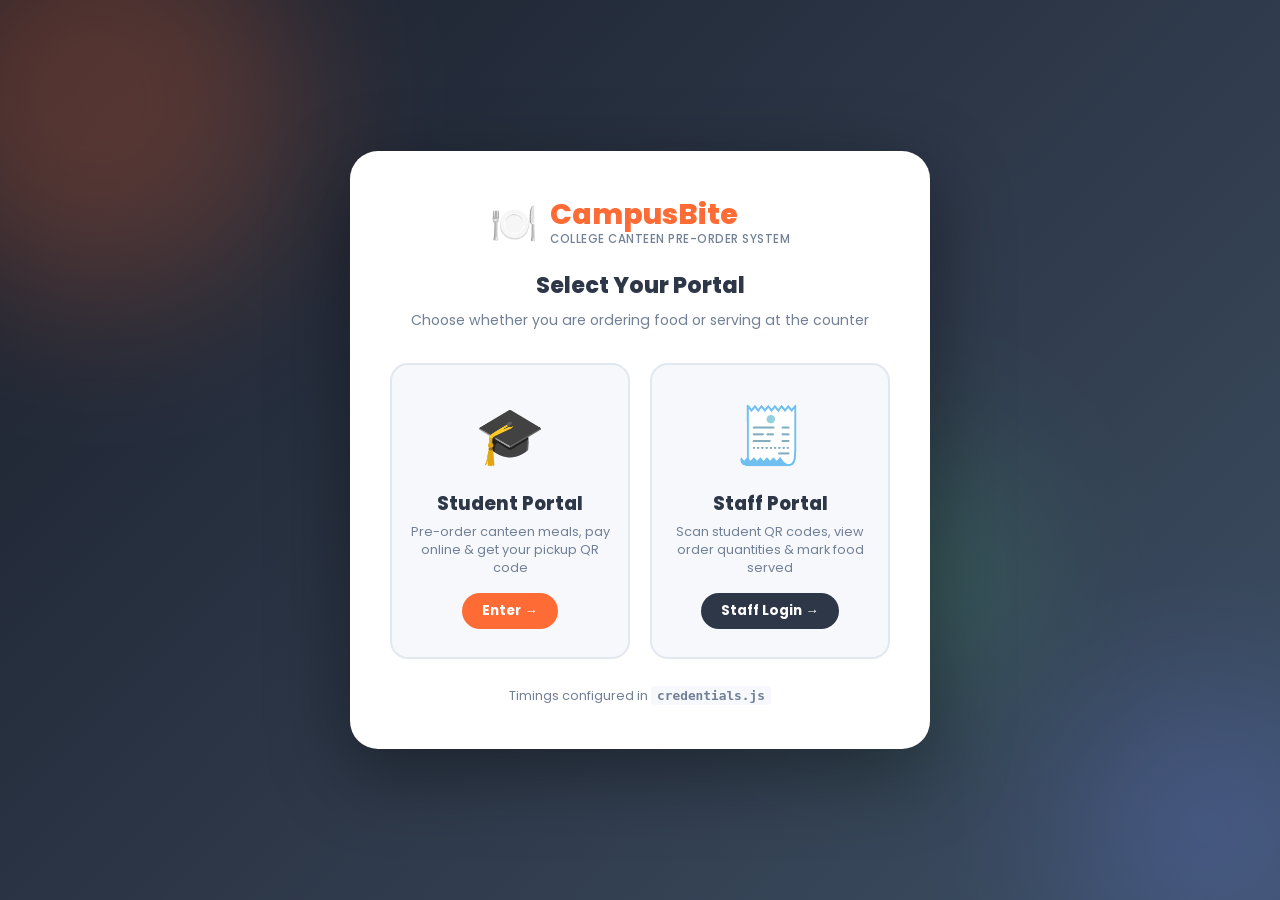
<file: index.html>
<!DOCTYPE html>
<html lang="en">
<head>
  <meta charset="UTF-8" />
  <meta name="viewport" content="width=device-width, initial-scale=1.0"/>
  <title>CampusBite — College Canteen System</title>
  <link rel="stylesheet" href="style.css" />
  <link href="https://fonts.googleapis.com/css2?family=Poppins:wght@300;400;500;600;700;800&display=swap" rel="stylesheet"/>
</head>
<body class="login-page">

<script>
  // Automatic smart routing if already signed in
  if (sessionStorage.getItem('staff_logged_in') === 'true') {
    window.location.replace('staff/index.html');
  } else if (sessionStorage.getItem('student_logged_in') === 'true') {
    window.location.replace('student/index.html');
  }
</script>

<div class="login-bg">
  <div class="login-blobs">
    <div class="blob b1"></div>
    <div class="blob b2"></div>
    <div class="blob b3"></div>
  </div>

  <div class="login-card" style="max-width:580px; text-align:center;">
    <div class="login-logo" style="justify-content:center; margin-bottom:16px;">
      <span class="login-logo-icon">🍽️</span>
      <div style="text-align:left;">
        <span class="login-logo-title" style="font-size:1.8rem;">CampusBite</span>
        <span class="login-logo-sub">College Canteen Pre-Order System</span>
      </div>
    </div>

    <h2 class="login-heading" style="font-size:1.4rem; margin-bottom:8px;">Select Your Portal</h2>
    <p class="login-subheading" style="margin-bottom:32px;">Choose whether you are ordering food or serving at the counter</p>

    <div style="display:grid; grid-template-columns:1fr 1fr; gap:20px; margin-bottom:28px;">
      <!-- Student Portal Card -->
      <a href="student/login.html" style="text-decoration:none; color:inherit;">
        <div style="background:var(--bg); border:2px solid var(--border); border-radius:18px; padding:28px 18px; cursor:pointer; transition:all 0.25s;"
             onmouseover="this.style.borderColor='var(--primary)'; this.style.transform='translateY(-4px)'; this.style.boxShadow='0 10px 24px rgba(255,107,53,0.18)';"
             onmouseout="this.style.borderColor='var(--border)'; this.style.transform='none'; this.style.boxShadow='none';">
          <div style="font-size:3.5rem; margin-bottom:12px;">🎓</div>
          <h3 style="font-size:1.15rem; font-weight:800; color:var(--secondary); margin-bottom:6px;">Student Portal</h3>
          <p style="font-size:0.8rem; color:var(--text-muted); line-height:1.4; margin-bottom:16px;">
            Pre-order canteen meals, pay online &amp; get your pickup QR code
          </p>
          <span style="display:inline-block; background:var(--primary); color:#fff; font-weight:700; font-size:0.85rem; padding:8px 20px; border-radius:50px;">
            Enter →
          </span>
        </div>
      </a>

      <!-- Staff Portal Card -->
      <a href="staff/login.html" style="text-decoration:none; color:inherit;">
        <div style="background:var(--bg); border:2px solid var(--border); border-radius:18px; padding:28px 18px; cursor:pointer; transition:all 0.25s;"
             onmouseover="this.style.borderColor='var(--secondary)'; this.style.transform='translateY(-4px)'; this.style.boxShadow='0 10px 24px rgba(45,55,72,0.18)';"
             onmouseout="this.style.borderColor='var(--border)'; this.style.transform='none'; this.style.boxShadow='none';">
          <div style="font-size:3.5rem; margin-bottom:12px;">🧾</div>
          <h3 style="font-size:1.15rem; font-weight:800; color:var(--secondary); margin-bottom:6px;">Staff Portal</h3>
          <p style="font-size:0.8rem; color:var(--text-muted); line-height:1.4; margin-bottom:16px;">
            Scan student QR codes, view order quantities &amp; mark food served
          </p>
          <span style="display:inline-block; background:var(--secondary); color:#fff; font-weight:700; font-size:0.85rem; padding:8px 20px; border-radius:50px;">
            Staff Login →
          </span>
        </div>
      </a>
    </div>

    <div style="font-size:0.8rem; color:var(--text-muted);">
      Timings configured in <code style="background:var(--bg); padding:2px 6px; border-radius:4px; font-weight:600;">credentials.js</code>
    </div>
  </div>
</div>

</body>
</html>
</file>
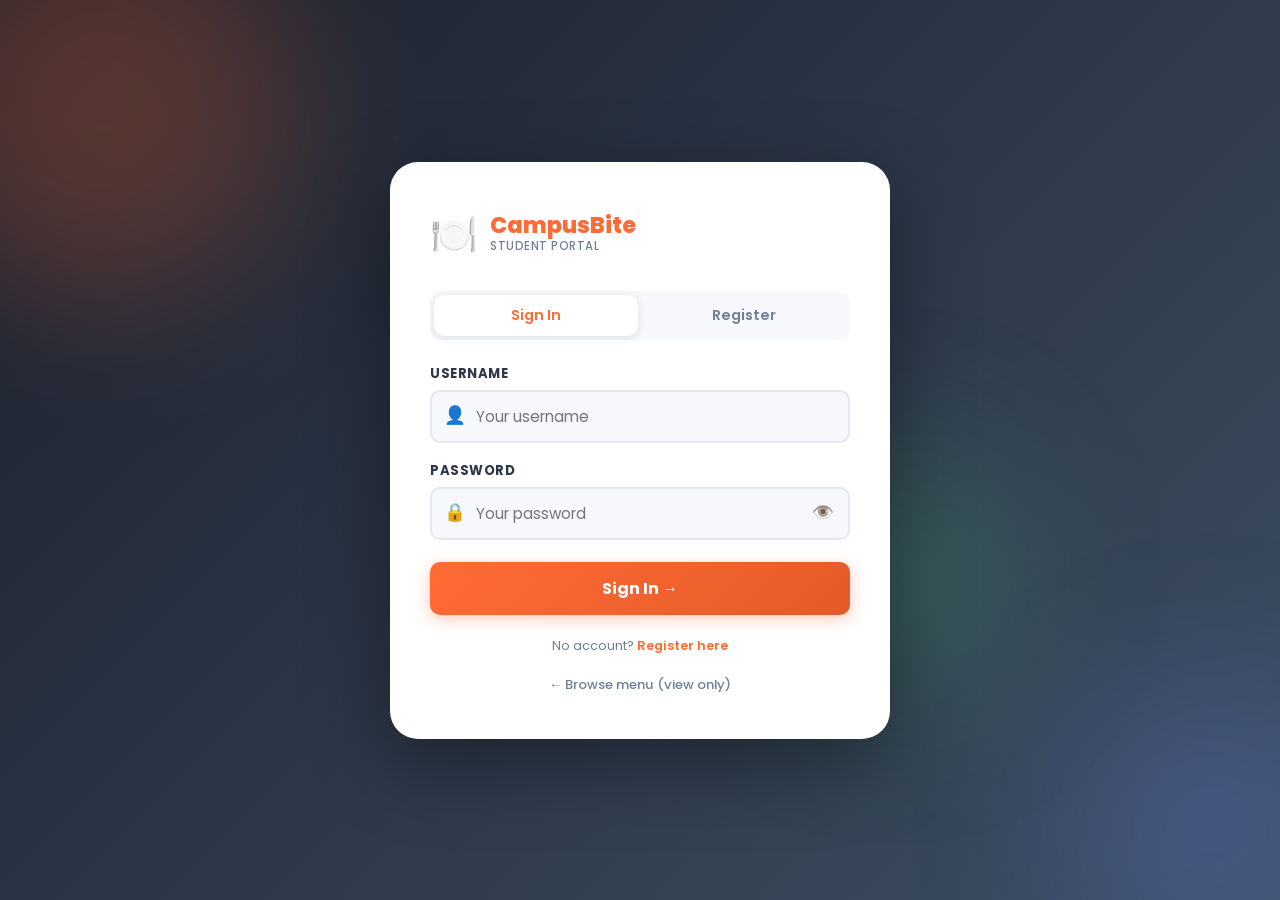
<file: student-login.html>
<!DOCTYPE html>
<html>
<head>
  <meta http-equiv="refresh" content="0; url=student/login.html">
</head>
<body>
  <p>Redirecting to Student Login... <a href="student/login.html">Click here</a></p>
</body>
</html>
</file>
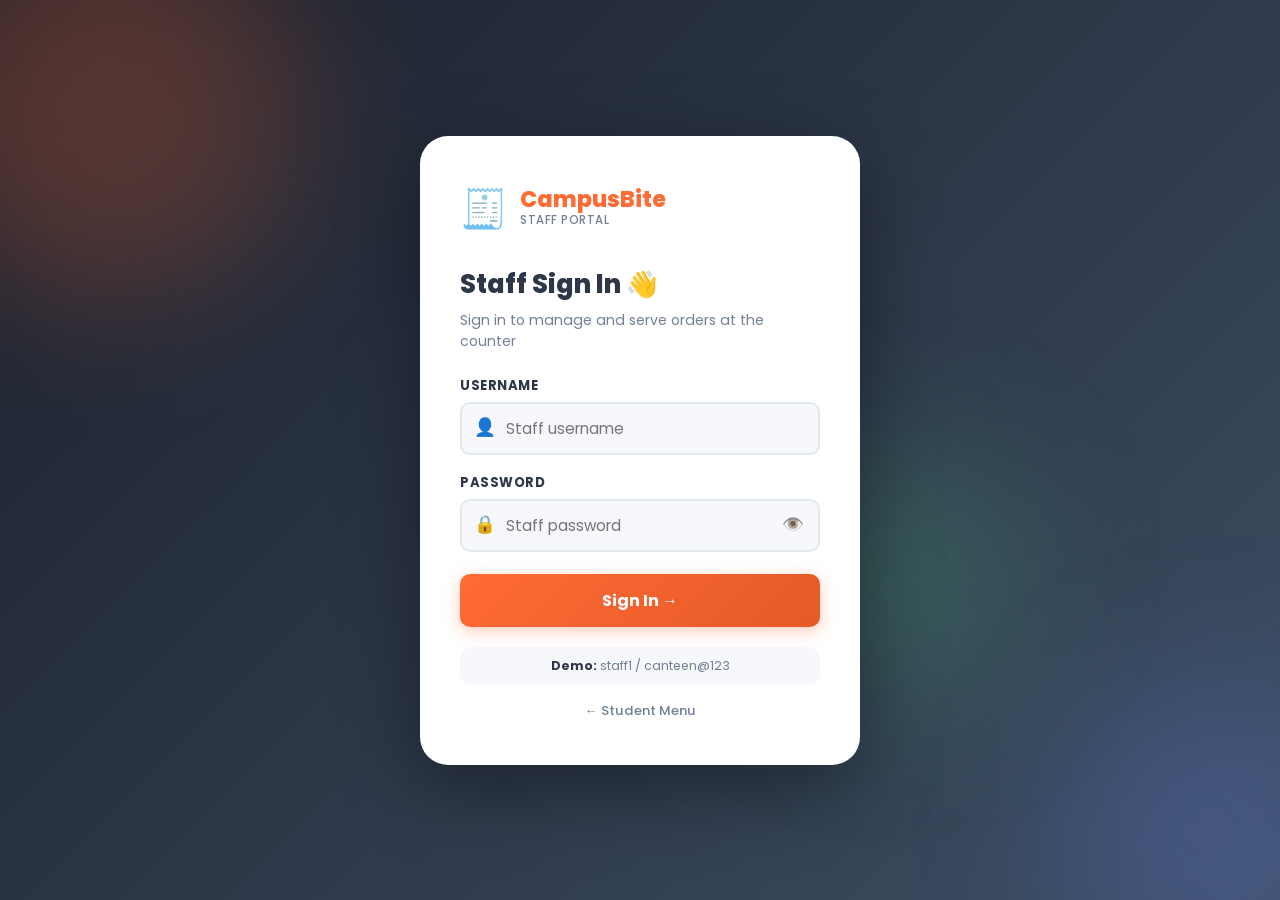
<file: waiter-login.html>
<!DOCTYPE html>
<html>
<head>
  <meta http-equiv="refresh" content="0; url=staff/login.html">
</head>
<body>
  <p>Redirecting to Staff Login... <a href="staff/login.html">Click here</a></p>
</body>
</html>
</file>
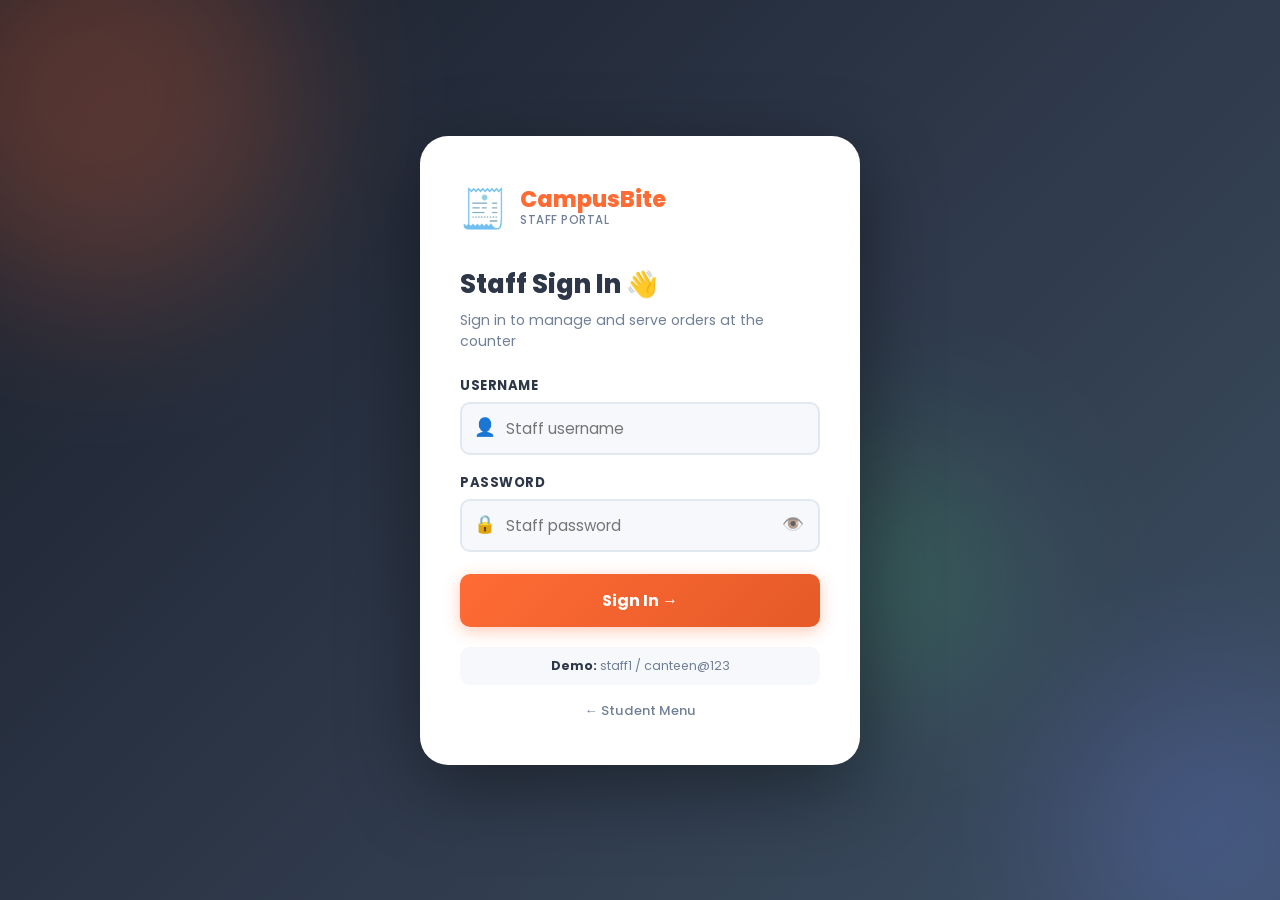
<file: staff/login.html>
<!DOCTYPE html>
<html lang="en">
<head>
  <meta charset="UTF-8"/>
  <meta name="viewport" content="width=device-width, initial-scale=1.0"/>
  <title>CampusBite — Staff Login</title>
  <link rel="stylesheet" href="../style.css"/>
  <link href="https://fonts.googleapis.com/css2?family=Poppins:wght@300;400;500;600;700;800&display=swap" rel="stylesheet"/>
  <script src="../credentials.js"></script>
</head>
<body class="login-page">
<div class="login-bg">
  <div class="login-blobs">
    <div class="blob b1"></div><div class="blob b2"></div><div class="blob b3"></div>
  </div>
  <div class="login-card">
    <div class="login-logo">
      <span class="login-logo-icon">🧾</span>
      <div>
        <span class="login-logo-title">CampusBite</span>
        <span class="login-logo-sub">Staff Portal</span>
      </div>
    </div>
    <h2 class="login-heading">Staff Sign In 👋</h2>
    <p class="login-subheading">Sign in to manage and serve orders at the counter</p>
    <div class="login-error" id="loginError" style="display:none;"></div>
    <form class="login-form" id="loginForm" onsubmit="handleLogin(event)">
      <div class="form-group">
        <label>Username</label>
        <div class="input-wrap">
          <span class="input-icon">👤</span>
          <input type="text" id="username" placeholder="Staff username" autocomplete="username" required/>
        </div>
      </div>
      <div class="form-group">
        <label>Password</label>
        <div class="input-wrap">
          <span class="input-icon">🔒</span>
          <input type="password" id="password" placeholder="Staff password" autocomplete="current-password" required/>
          <button type="button" class="toggle-pw" id="togglePw" onclick="togglePassword()">👁️</button>
        </div>
      </div>
      <button type="submit" class="login-btn" id="loginBtn">
        <span class="btn-text">Sign In →</span>
        <span class="btn-loader" style="display:none;">⏳ Signing in…</span>
      </button>
    </form>
    <div class="login-hint"><strong>Demo:</strong> staff1 / canteen@123</div>
    <a href="../student/index.html" class="back-to-menu">← Student Menu</a>
  </div>
</div>
<script>
  if (sessionStorage.getItem('staff_logged_in') === 'true') window.location.replace('index.html');

  function handleLogin(e) {
    e.preventDefault();
    const errEl = document.getElementById('loginError');
    const btn   = document.getElementById('loginBtn');
    errEl.style.display = 'none';
    btn.querySelector('.btn-text').style.display   = 'none';
    btn.querySelector('.btn-loader').style.display = 'inline';
    btn.disabled = true;
    const u = document.getElementById('username').value.trim();
    const p = document.getElementById('password').value;
    setTimeout(() => {
      const match = STAFF_CREDENTIALS.find(c => c.username === u && c.password === p);
      if (match) {
        sessionStorage.setItem('staff_logged_in', 'true');
        sessionStorage.setItem('staff_user', JSON.stringify(match));
        window.location.replace('index.html');
      } else {
        errEl.innerHTML = '<span>🔐</span> Invalid username or password.';
        errEl.style.display = 'flex';
        btn.querySelector('.btn-text').style.display   = 'inline';
        btn.querySelector('.btn-loader').style.display = 'none';
        btn.disabled = false;
        document.querySelector('.login-card').classList.add('shake');
        setTimeout(() => document.querySelector('.login-card').classList.remove('shake'), 500);
      }
    }, 700);
  }
  function togglePassword() {
    const pw = document.getElementById('password');
    const btn = document.getElementById('togglePw');
    pw.type = pw.type === 'password' ? 'text' : 'password';
    btn.textContent = pw.type === 'password' ? '👁️' : '🙈';
  }
</script>
</body>
</html>
</file>
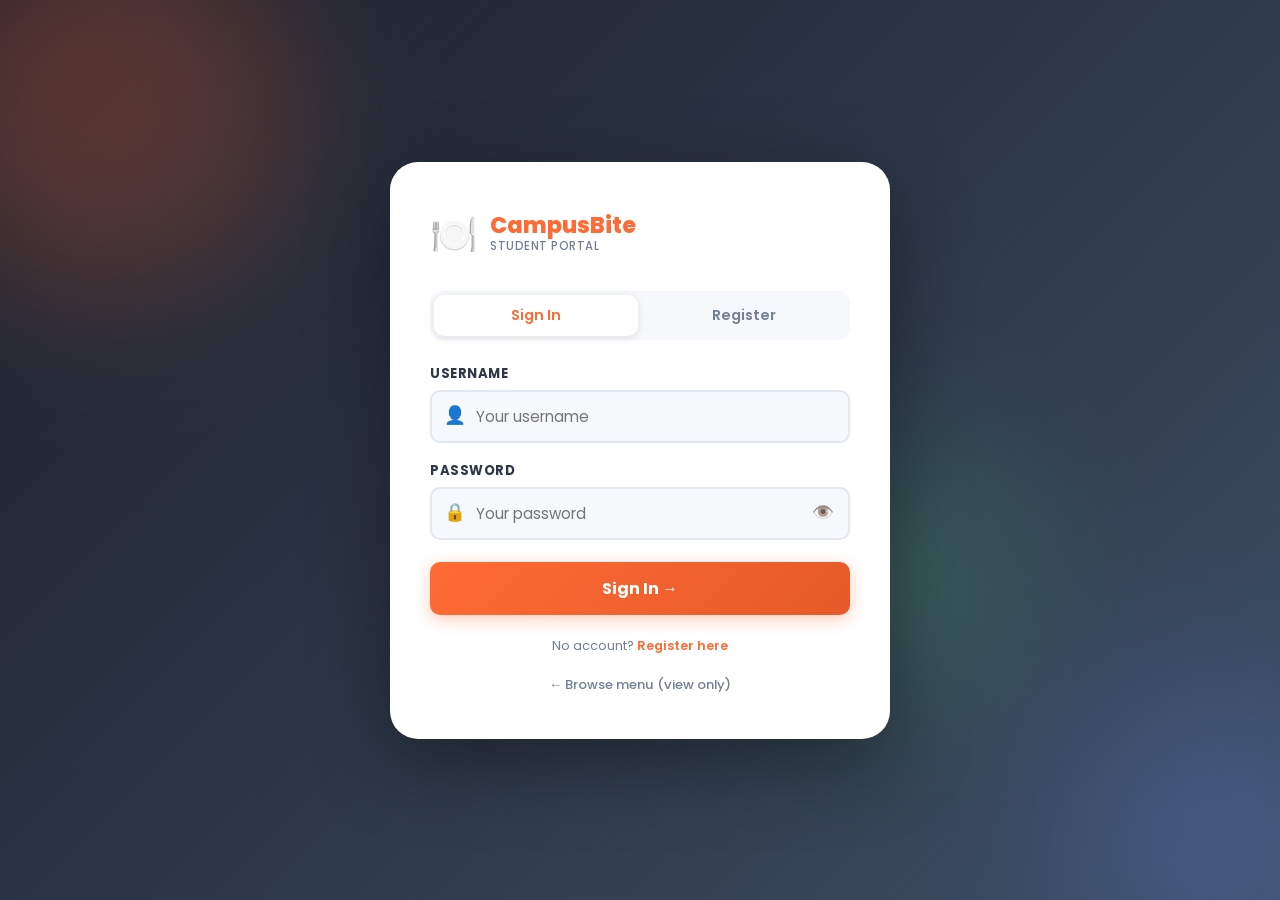
<file: student/login.html>
<!DOCTYPE html>
<html lang="en">
<head>
  <meta charset="UTF-8"/>
  <meta name="viewport" content="width=device-width, initial-scale=1.0"/>
  <title>CampusBite — Student Login</title>
  <link rel="stylesheet" href="../style.css"/>
  <link href="https://fonts.googleapis.com/css2?family=Poppins:wght@300;400;500;600;700;800&display=swap" rel="stylesheet"/>
</head>
<body class="login-page">
<div class="login-bg">
  <div class="login-blobs">
    <div class="blob b1"></div><div class="blob b2"></div><div class="blob b3"></div>
  </div>
  <div class="login-card student-login-card">
    <div class="login-logo">
      <span class="login-logo-icon">🍽️</span>
      <div>
        <span class="login-logo-title">CampusBite</span>
        <span class="login-logo-sub">Student Portal</span>
      </div>
    </div>
    <div class="auth-tabs">
      <button class="auth-tab active" id="tabLogin" onclick="switchTab('login')">Sign In</button>
      <button class="auth-tab" id="tabRegister" onclick="switchTab('register')">Register</button>
    </div>
    <div class="login-error" id="authError" style="display:none;"></div>
    <div class="auth-success" id="authSuccess" style="display:none;"></div>

    <!-- LOGIN -->
    <form class="login-form" id="loginForm" onsubmit="handleLogin(event)" style="display:flex;">
      <div class="form-group">
        <label>Username</label>
        <div class="input-wrap">
          <span class="input-icon">👤</span>
          <input type="text" id="loginUsername" placeholder="Your username" autocomplete="username" required/>
        </div>
      </div>
      <div class="form-group">
        <label>Password</label>
        <div class="input-wrap">
          <span class="input-icon">🔒</span>
          <input type="password" id="loginPassword" placeholder="Your password" autocomplete="current-password" required/>
          <button type="button" class="toggle-pw" onclick="togglePw('loginPassword',this)">👁️</button>
        </div>
      </div>
      <button type="submit" class="login-btn" id="loginBtn">
        <span class="btn-text">Sign In →</span>
        <span class="btn-loader" style="display:none;">⏳ Signing in…</span>
      </button>
      <p class="switch-hint">No account? <a href="#" onclick="switchTab('register')">Register here</a></p>
    </form>

    <!-- REGISTER -->
    <form class="login-form" id="registerForm" onsubmit="handleRegister(event)" style="display:none;">
      <div class="form-row">
        <div class="form-group">
          <label>Full Name</label>
          <div class="input-wrap">
            <span class="input-icon">🧑</span>
            <input type="text" id="regName" placeholder="e.g. Priya Sharma" required/>
          </div>
        </div>
        <div class="form-group">
          <label>Roll Number</label>
          <div class="input-wrap">
            <span class="input-icon">🎓</span>
            <input type="text" id="regRoll" placeholder="e.g. 21CS045" required/>
          </div>
        </div>
      </div>
      <div class="form-group">
        <label>Username</label>
        <div class="input-wrap">
          <span class="input-icon">👤</span>
          <input type="text" id="regUsername" placeholder="Choose a username" autocomplete="off" required/>
        </div>
      </div>
      <div class="form-group">
        <label>Password</label>
        <div class="input-wrap">
          <span class="input-icon">🔒</span>
          <input type="password" id="regPassword" placeholder="Min. 6 characters" autocomplete="new-password" required/>
          <button type="button" class="toggle-pw" onclick="togglePw('regPassword',this)">👁️</button>
        </div>
      </div>
      <div class="form-group">
        <label>Confirm Password</label>
        <div class="input-wrap">
          <span class="input-icon">🔒</span>
          <input type="password" id="regConfirm" placeholder="Repeat password" autocomplete="new-password" required/>
        </div>
      </div>
      <button type="submit" class="login-btn" id="registerBtn">
        <span class="btn-text">Create Account →</span>
        <span class="btn-loader" style="display:none;">⏳ Creating…</span>
      </button>
      <p class="switch-hint">Already registered? <a href="#" onclick="switchTab('login')">Sign in</a></p>
    </form>
    <a href="index.html" class="back-to-menu">← Browse menu (view only)</a>
  </div>
</div>
<script>
  if (sessionStorage.getItem('student_logged_in') === 'true') window.location.replace('index.html');

  function switchTab(tab) {
    document.getElementById('tabLogin').classList.toggle('active', tab === 'login');
    document.getElementById('tabRegister').classList.toggle('active', tab === 'register');
    document.getElementById('loginForm').style.display    = tab === 'login'    ? 'flex' : 'none';
    document.getElementById('registerForm').style.display = tab === 'register' ? 'flex' : 'none';
    clearMsg();
  }
  function clearMsg() {
    document.getElementById('authError').style.display = 'none';
    document.getElementById('authSuccess').style.display = 'none';
  }
  function showError(msg) {
    const el = document.getElementById('authError');
    el.innerHTML = `<span>⚠️</span> ${msg}`; el.style.display = 'flex';
    document.getElementById('authSuccess').style.display = 'none';
    document.querySelector('.login-card').classList.add('shake');
    setTimeout(() => document.querySelector('.login-card').classList.remove('shake'), 450);
  }
  function showSuccess(msg) {
    document.getElementById('authSuccess').textContent = msg;
    document.getElementById('authSuccess').style.display = 'block';
    document.getElementById('authError').style.display = 'none';
  }
  function setLoading(formId, on) {
    const btn = document.querySelector(`#${formId} .login-btn`);
    btn.querySelector('.btn-text').style.display   = on ? 'none' : 'inline';
    btn.querySelector('.btn-loader').style.display = on ? 'inline' : 'none';
    btn.disabled = on;
  }
  function togglePw(id, btn) {
    const inp = document.getElementById(id);
    inp.type = inp.type === 'password' ? 'text' : 'password';
    btn.textContent = inp.type === 'password' ? '👁️' : '🙈';
  }
  function handleLogin(e) {
    e.preventDefault(); clearMsg(); setLoading('loginForm', true);
    const u = document.getElementById('loginUsername').value.trim();
    const p = document.getElementById('loginPassword').value;
    setTimeout(() => {
      const stored = localStorage.getItem(`student_${u}`);
      if (!stored) { showError('Username not found. Please register first.'); setLoading('loginForm', false); return; }
      const student = JSON.parse(stored);
      if (student.password !== p) { showError('Incorrect password.'); setLoading('loginForm', false); return; }
      sessionStorage.setItem('student_logged_in', 'true');
      sessionStorage.setItem('student_user', JSON.stringify(student));
      window.location.replace('index.html');
    }, 600);
  }
  function handleRegister(e) {
    e.preventDefault(); clearMsg();
    const name = document.getElementById('regName').value.trim();
    const roll = document.getElementById('regRoll').value.trim();
    const u    = document.getElementById('regUsername').value.trim();
    const p    = document.getElementById('regPassword').value;
    const c    = document.getElementById('regConfirm').value;
    if (p !== c)   { showError('Passwords do not match.'); return; }
    if (p.length < 6) { showError('Password must be at least 6 characters.'); return; }
    if (!/^[a-zA-Z0-9_]+$/.test(u)) { showError('Username: letters, numbers and _ only.'); return; }
    setLoading('registerForm', true);
    setTimeout(() => {
      if (localStorage.getItem(`student_${u}`)) { showError('Username already taken.'); setLoading('registerForm', false); return; }
      localStorage.setItem(`student_${u}`, JSON.stringify({ name, rollNo: roll, username: u, password: p, registeredAt: new Date().toISOString() }));
      showSuccess(`✅ Account created! Welcome, ${name}. Please sign in.`);
      setLoading('registerForm', false);
      setTimeout(() => switchTab('login'), 1500);
    }, 600);
  }
</script>
</body>
</html>
</file>
<file: style.css>
/* ══════════════════════════════════════════════
   GLOBAL RESET & BASE
══════════════════════════════════════════════ */
*, *::before, *::after { box-sizing: border-box; margin: 0; padding: 0; }

:root {
  --primary: #ff6b35;
  --primary-dark: #e55a28;
  --primary-light: #fff0eb;
  --secondary: #2d3748;
  --accent: #48bb78;
  --accent-dark: #38a169;
  --warning: #ed8936;
  --danger: #e53e3e;
  --bg: #f7f8fc;
  --card-bg: #ffffff;
  --border: #e2e8f0;
  --text: #2d3748;
  --text-muted: #718096;
  --shadow: 0 4px 20px rgba(0,0,0,0.08);
  --shadow-hover: 0 8px 32px rgba(0,0,0,0.14);
  --radius: 16px;
  --radius-sm: 10px;
}

body {
  font-family: 'Poppins', sans-serif;
  background: var(--bg);
  color: var(--text);
  min-height: 100vh;
}

/* ══════════════════════════════════════════════
   HEADER
══════════════════════════════════════════════ */
.header {
  background: #fff;
  border-bottom: 1px solid var(--border);
  position: sticky;
  top: 0;
  z-index: 100;
  box-shadow: 0 2px 12px rgba(0,0,0,0.06);
}
.header-inner {
  max-width: 1200px;
  margin: 0 auto;
  padding: 0 24px;
  height: 70px;
  display: flex;
  align-items: center;
  justify-content: space-between;
}
.logo { display: flex; align-items: center; gap: 12px; }
.logo-icon { font-size: 2rem; }
.logo-title {
  font-size: 1.3rem;
  font-weight: 800;
  color: var(--primary);
  display: block;
  line-height: 1.1;
}
.logo-sub { font-size: 0.72rem; color: var(--text-muted); font-weight: 400; }

.header-right { display: flex; align-items: center; gap: 16px; }

/* Break time box */
.break-time-box {
  display: flex;
  align-items: center;
  gap: 8px;
  background: var(--primary-light);
  border: 1.5px solid #ffc9b2;
  border-radius: 50px;
  padding: 6px 14px;
}
.break-label { font-size: 0.82rem; font-weight: 500; color: var(--primary-dark); white-space: nowrap; }
#breakTimeInput {
  border: none;
  background: transparent;
  font-family: 'Poppins', sans-serif;
  font-size: 0.95rem;
  font-weight: 700;
  color: var(--primary-dark);
  cursor: default;
  outline: none;
  width: 90px;
  pointer-events: none;
}
#breakTimeInput::-webkit-calendar-picker-indicator { display: none; }
.break-status {
  font-size: 0.72rem;
  font-weight: 600;
  padding: 2px 8px;
  border-radius: 20px;
  white-space: nowrap;
}
.break-status.open { background: #c6f6d5; color: #22543d; }
.break-status.closed { background: #fed7d7; color: #742a2a; }
.break-status.soon { background: #fefcbf; color: #744210; }

/* Cart button */
.cart-btn {
  background: var(--primary);
  color: #fff;
  border: none;
  border-radius: 50px;
  padding: 10px 22px;
  font-family: 'Poppins', sans-serif;
  font-size: 0.9rem;
  font-weight: 600;
  cursor: pointer;
  display: flex;
  align-items: center;
  gap: 8px;
  transition: background 0.2s, transform 0.1s;
}
.cart-btn:hover { background: var(--primary-dark); transform: translateY(-1px); }
.cart-badge {
  background: #fff;
  color: var(--primary);
  border-radius: 50%;
  width: 22px;
  height: 22px;
  display: flex;
  align-items: center;
  justify-content: center;
  font-size: 0.75rem;
  font-weight: 800;
}

/* Closed banner */
.closed-banner {
  background: linear-gradient(135deg, #fed7d7, #fff5f5);
  border-bottom: 2px solid #fc8181;
  color: #742a2a;
  text-align: center;
  padding: 12px 24px;
  font-size: 0.9rem;
}

/* ══════════════════════════════════════════════
   HERO
══════════════════════════════════════════════ */
.hero {
  background: linear-gradient(135deg, #ff6b35 0%, #ff8c5a 50%, #ffb347 100%);
  color: #fff;
  padding: 60px 24px;
  display: flex;
  align-items: center;
  justify-content: space-between;
  gap: 32px;
  max-width: 100%;
  overflow: hidden;
  position: relative;
}
.hero::before {
  content: '';
  position: absolute;
  inset: 0;
  background: url("data:image/svg+xml,%3Csvg width='60' height='60' viewBox='0 0 60 60' xmlns='http://www.w3.org/2000/svg'%3E%3Cg fill='none' fill-rule='evenodd'%3E%3Cg fill='%23ffffff' fill-opacity='0.05'%3E%3Ccircle cx='30' cy='30' r='20'/%3E%3C/g%3E%3C/g%3E%3C/svg%3E");
}
.hero-content { max-width: 600px; padding: 0 48px; position: relative; }
.hero-content h1 { font-size: 2.6rem; font-weight: 800; line-height: 1.2; }
.hero-content h1 .highlight { color: #fff3cd; }
.hero-content p { font-size: 1.05rem; opacity: 0.9; margin: 16px 0 24px; }
.hero-badges { display: flex; gap: 12px; flex-wrap: wrap; }
.hero-badges span {
  background: rgba(255,255,255,0.2);
  backdrop-filter: blur(4px);
  border: 1px solid rgba(255,255,255,0.3);
  padding: 6px 14px;
  border-radius: 50px;
  font-size: 0.82rem;
  font-weight: 500;
}
.hero-image { font-size: 10rem; margin-right: 80px; opacity: 0.6; position: relative; animation: float 3s ease-in-out infinite; }
@keyframes float { 0%,100%{transform:translateY(0)} 50%{transform:translateY(-16px)} }

/* ══════════════════════════════════════════════
   MENU SECTION
══════════════════════════════════════════════ */
.menu-section { padding: 48px 0 80px; }
.container { max-width: 1200px; margin: 0 auto; padding: 0 24px; }
.section-title { font-size: 1.7rem; font-weight: 800; color: var(--secondary); margin-bottom: 24px; }

/* Category filter */
.category-filter { display: flex; gap: 10px; flex-wrap: wrap; margin-bottom: 32px; }
.cat-btn {
  border: 2px solid var(--border);
  background: #fff;
  color: var(--text-muted);
  padding: 8px 20px;
  border-radius: 50px;
  font-family: 'Poppins', sans-serif;
  font-size: 0.88rem;
  font-weight: 600;
  cursor: pointer;
  transition: all 0.2s;
}
.cat-btn:hover { border-color: var(--primary); color: var(--primary); }
.cat-btn.active {
  background: var(--primary);
  border-color: var(--primary);
  color: #fff;
}

/* Menu grid */
.menu-grid {
  display: grid;
  grid-template-columns: repeat(auto-fill, minmax(260px, 1fr));
  gap: 24px;
}

/* Menu card */
.menu-card {
  background: var(--card-bg);
  border-radius: var(--radius);
  box-shadow: var(--shadow);
  overflow: hidden;
  transition: transform 0.2s, box-shadow 0.2s;
  position: relative;
}
.menu-card:hover { transform: translateY(-4px); box-shadow: var(--shadow-hover); }
.menu-card.out-of-stock { opacity: 0.6; }

.card-emoji {
  background: linear-gradient(135deg, #fff3eb, #fff0e0);
  font-size: 3.5rem;
  text-align: center;
  padding: 24px;
  line-height: 1;
  display: flex;
  align-items: center;
  justify-content: center;
  height: 130px;
}
.card-body { padding: 16px; }
.card-top { display: flex; justify-content: space-between; align-items: flex-start; margin-bottom: 6px; }
.card-name { font-weight: 700; font-size: 1rem; color: var(--secondary); }
.card-veg {
  font-size: 0.65rem;
  font-weight: 700;
  padding: 2px 7px;
  border-radius: 4px;
  flex-shrink: 0;
  margin-left: 8px;
}
.card-veg.veg { background: #c6f6d5; color: #22543d; border: 1px solid #48bb78; }
.card-veg.nonveg { background: #fed7d7; color: #742a2a; border: 1px solid #fc8181; }

.card-desc { font-size: 0.8rem; color: var(--text-muted); margin-bottom: 14px; line-height: 1.4; }
.card-footer { display: flex; justify-content: space-between; align-items: center; }
.card-price { font-size: 1.1rem; font-weight: 800; color: var(--primary); }

/* QTY control */
.qty-control {
  display: flex;
  align-items: center;
  gap: 8px;
  background: var(--bg);
  border-radius: 50px;
  padding: 4px 8px;
}
.qty-btn {
  width: 28px; height: 28px;
  border-radius: 50%;
  border: none;
  background: var(--primary);
  color: #fff;
  font-size: 1.1rem;
  font-weight: 700;
  cursor: pointer;
  display: flex;
  align-items: center;
  justify-content: center;
  transition: background 0.15s;
  line-height: 1;
}
.qty-btn:hover { background: var(--primary-dark); }
.qty-btn.zero { background: #e2e8f0; color: var(--text-muted); }
.qty-display { font-weight: 700; font-size: 0.95rem; min-width: 20px; text-align: center; }

.add-btn {
  background: var(--primary);
  color: #fff;
  border: none;
  border-radius: 50px;
  padding: 8px 18px;
  font-family: 'Poppins', sans-serif;
  font-size: 0.85rem;
  font-weight: 600;
  cursor: pointer;
  transition: background 0.2s;
}
.add-btn:hover { background: var(--primary-dark); }

.card-tag {
  position: absolute;
  top: 10px; left: 10px;
  font-size: 0.65rem;
  font-weight: 700;
  padding: 3px 10px;
  border-radius: 50px;
  text-transform: uppercase;
  letter-spacing: 0.5px;
}
.card-tag.popular { background: #fef3c7; color: #92400e; }
.card-tag.new { background: #dbeafe; color: #1e40af; }

/* ══════════════════════════════════════════════
   CART SIDEBAR
══════════════════════════════════════════════ */
.cart-overlay {
  display: none;
  position: fixed;
  inset: 0;
  background: rgba(0,0,0,0.4);
  z-index: 200;
}
.cart-overlay.open { display: block; }

.cart-sidebar {
  position: fixed;
  right: -420px;
  top: 0; bottom: 0;
  width: 400px;
  background: #fff;
  z-index: 201;
  box-shadow: -4px 0 24px rgba(0,0,0,0.12);
  display: flex;
  flex-direction: column;
  transition: right 0.3s cubic-bezier(0.4,0,0.2,1);
}
.cart-sidebar.open { right: 0; }

.cart-header {
  display: flex;
  justify-content: space-between;
  align-items: center;
  padding: 20px 24px;
  border-bottom: 1px solid var(--border);
}
.cart-header h3 { font-size: 1.15rem; font-weight: 700; }
.close-cart {
  background: var(--bg);
  border: none;
  border-radius: 50%;
  width: 32px; height: 32px;
  font-size: 1rem;
  cursor: pointer;
  display: flex; align-items: center; justify-content: center;
}

.cart-items { flex: 1; overflow-y: auto; padding: 16px 24px; }
.cart-empty {
  text-align: center;
  padding: 48px 0;
  color: var(--text-muted);
}
.cart-empty span { font-size: 3rem; display: block; margin-bottom: 12px; }
.cart-empty p { font-weight: 600; }
.cart-empty small { font-size: 0.8rem; }

/* Cart item row */
.cart-item {
  display: flex;
  align-items: center;
  gap: 12px;
  padding: 12px 0;
  border-bottom: 1px solid var(--border);
}
.cart-item:last-child { border-bottom: none; }
.ci-emoji { font-size: 1.8rem; flex-shrink: 0; }
.ci-info { flex: 1; }
.ci-name { font-weight: 600; font-size: 0.92rem; }
.ci-price { font-size: 0.8rem; color: var(--text-muted); }
.ci-qty { display: flex; align-items: center; gap: 6px; }
.ci-qty-btn {
  width: 24px; height: 24px;
  border-radius: 50%;
  border: 1.5px solid var(--border);
  background: #fff;
  font-size: 0.95rem;
  cursor: pointer;
  display: flex; align-items: center; justify-content: center;
  font-weight: 700;
  transition: all 0.15s;
}
.ci-qty-btn:hover { background: var(--primary); color: #fff; border-color: var(--primary); }
.ci-qty-num { font-weight: 700; min-width: 18px; text-align: center; font-size: 0.9rem; }
.ci-total { font-weight: 700; font-size: 0.92rem; color: var(--primary); min-width: 48px; text-align: right; }

/* Cart footer */
.cart-footer { padding: 16px 24px 24px; border-top: 1px solid var(--border); }
.cart-summary { margin-bottom: 16px; }
.summary-row {
  display: flex;
  justify-content: space-between;
  font-size: 0.88rem;
  color: var(--text-muted);
  padding: 4px 0;
}
.summary-row.total {
  font-size: 1rem;
  font-weight: 800;
  color: var(--secondary);
  border-top: 1px solid var(--border);
  padding-top: 10px;
  margin-top: 6px;
}
.student-name-box { margin-bottom: 14px; }
.student-name-box label { font-size: 0.8rem; font-weight: 600; color: var(--text-muted); display: block; margin-bottom: 6px; }
.student-name-box input {
  width: 100%;
  padding: 10px 14px;
  border: 1.5px solid var(--border);
  border-radius: var(--radius-sm);
  font-family: 'Poppins', sans-serif;
  font-size: 0.88rem;
  outline: none;
  transition: border-color 0.2s;
}
.student-name-box input:focus { border-color: var(--primary); }

.pay-btn {
  width: 100%;
  background: linear-gradient(135deg, var(--primary), var(--primary-dark));
  color: #fff;
  border: none;
  border-radius: var(--radius-sm);
  padding: 14px;
  font-family: 'Poppins', sans-serif;
  font-size: 1rem;
  font-weight: 700;
  cursor: pointer;
  transition: transform 0.1s, box-shadow 0.2s;
  box-shadow: 0 4px 16px rgba(255,107,53,0.35);
}
.pay-btn:hover { transform: translateY(-2px); box-shadow: 0 8px 24px rgba(255,107,53,0.45); }

/* ══════════════════════════════════════════════
   MODALS
══════════════════════════════════════════════ */
.modal-overlay {
  position: fixed;
  inset: 0;
  background: rgba(0,0,0,0.5);
  z-index: 300;
  display: flex;
  align-items: center;
  justify-content: center;
  padding: 24px;
}
.modal {
  background: #fff;
  border-radius: 24px;
  padding: 36px 32px;
  max-width: 480px;
  width: 100%;
  position: relative;
  animation: modalIn 0.3s cubic-bezier(0.4,0,0.2,1);
  max-height: 90vh;
  overflow-y: auto;
}
@keyframes modalIn { from{opacity:0;transform:scale(0.92) translateY(16px)} to{opacity:1;transform:none} }

.modal-close {
  position: absolute;
  top: 16px; right: 16px;
  background: var(--bg);
  border: none;
  border-radius: 50%;
  width: 34px; height: 34px;
  font-size: 1rem;
  font-weight: 700;
  color: var(--secondary);
  cursor: pointer;
  display: flex;
  align-items: center;
  justify-content: center;
  transition: all 0.2s;
  z-index: 10;
}
.modal-close:hover {
  background: #fed7d7;
  color: #c53030;
  transform: rotate(90deg);
}
.modal h2 { font-size: 1.5rem; font-weight: 800; margin-bottom: 20px; }

/* Payment modal */
.pay-summary {
  background: var(--bg);
  border-radius: var(--radius-sm);
  padding: 14px 16px;
  margin-bottom: 20px;
  font-size: 0.88rem;
  line-height: 1.8;
}
.pay-method-label { font-size: 0.85rem; font-weight: 600; color: var(--text-muted); margin-bottom: 10px; }
.method-grid { display: grid; grid-template-columns: repeat(3,1fr); gap: 10px; margin-bottom: 20px; }
.method-card {
  display: flex;
  flex-direction: column;
  align-items: center;
  gap: 6px;
  padding: 14px 8px;
  border: 2px solid var(--border);
  border-radius: var(--radius-sm);
  cursor: pointer;
  transition: all 0.2s;
  font-size: 0.88rem;
  font-weight: 600;
}
.method-card:hover { border-color: var(--primary); background: var(--primary-light); }
.method-card input[type=radio] { accent-color: var(--primary); }

.upi-box { text-align: center; margin-bottom: 20px; }
.upi-box p { font-size: 0.85rem; color: var(--text-muted); margin-bottom: 10px; }
.upi-qr { display: flex; justify-content: center; margin-bottom: 8px; }
.upi-id { font-size: 0.82rem; color: var(--text-muted); }
.pay-confirm-btn {
  width: 100%;
  background: var(--accent);
  color: #fff;
  border: none;
  border-radius: var(--radius-sm);
  padding: 14px;
  font-family: 'Poppins', sans-serif;
  font-size: 1rem;
  font-weight: 700;
  cursor: pointer;
  transition: background 0.2s;
}
.pay-confirm-btn:hover { background: var(--accent-dark); }

/* Success modal */
.success-modal { text-align: center; }
.success-anim { font-size: 3.5rem; margin-bottom: 12px; animation: bounce 0.6s; }
@keyframes bounce { 0%{transform:scale(0)} 60%{transform:scale(1.2)} 100%{transform:scale(1)} }
.success-sub { color: var(--text-muted); font-size: 0.9rem; margin-bottom: 24px; }
.order-qr-box {
  display: flex;
  justify-content: center;
  margin-bottom: 16px;
  padding: 16px;
  background: var(--bg);
  border-radius: var(--radius);
}
.order-id-display {
  font-size: 0.8rem;
  color: var(--text-muted);
  margin-bottom: 16px;
  font-weight: 600;
  letter-spacing: 1px;
}
.order-items-recap {
  background: var(--bg);
  border-radius: var(--radius-sm);
  padding: 12px 16px;
  text-align: left;
  font-size: 0.85rem;
  line-height: 1.8;
  margin-bottom: 20px;
  max-height: 150px;
  overflow-y: auto;
}
.order-actions { display: flex; gap: 10px; }
.dl-btn {
  flex: 1;
  background: var(--secondary);
  color: #fff;
  border: none;
  border-radius: var(--radius-sm);
  padding: 12px;
  font-family: 'Poppins', sans-serif;
  font-size: 0.88rem;
  font-weight: 600;
  cursor: pointer;
  transition: background 0.2s;
}
.dl-btn:hover { background: #1a202c; }
.new-order-btn {
  flex: 1;
  background: var(--primary);
  color: #fff;
  border: none;
  border-radius: var(--radius-sm);
  padding: 12px;
  font-family: 'Poppins', sans-serif;
  font-size: 0.88rem;
  font-weight: 600;
  cursor: pointer;
  transition: background 0.2s;
}
.new-order-btn:hover { background: var(--primary-dark); }

/* ══════════════════════════════════════════════
   FOOTER
══════════════════════════════════════════════ */
.footer {
  background: var(--secondary);
  color: rgba(255,255,255,0.7);
  text-align: center;
  padding: 20px 24px;
  font-size: 0.85rem;
}
.footer a { color: var(--primary); text-decoration: none; font-weight: 600; }
.footer a:hover { text-decoration: underline; }

/* ══════════════════════════════════════════════
   STAFF / WAITER PAGE
══════════════════════════════════════════════ */
.waiter-page, .staff-page { background: #f0f4f8; }
.waiter-header, .staff-header { background: var(--secondary); border-bottom-color: rgba(255,255,255,0.1); }
.waiter-header .logo-title, .staff-header .logo-title { color: #fff; }
.waiter-header .logo-sub, .staff-header .logo-sub { color: rgba(255,255,255,0.6); }
.waiter-time, .staff-time {
  font-size: 1.2rem;
  font-weight: 700;
  color: rgba(255,255,255,0.9);
  font-variant-numeric: tabular-nums;
}

.waiter-main, .staff-main { max-width: 1200px; margin: 0 auto; padding: 32px 24px; }

.waiter-container, .staff-container {
  display: grid;
  grid-template-columns: 420px 1fr;
  gap: 32px;
  margin-bottom: 40px;
}

/* Scanner panel */
.scanner-panel {
  background: #fff;
  border-radius: var(--radius);
  padding: 28px;
  box-shadow: var(--shadow);
}
.scanner-panel h2 { font-size: 1.2rem; font-weight: 700; margin-bottom: 6px; }
.scanner-hint { font-size: 0.82rem; color: var(--text-muted); margin-bottom: 20px; }

.video-wrapper {
  position: relative;
  width: 100%;
  aspect-ratio: 1;
  background: #111;
  border-radius: var(--radius-sm);
  overflow: hidden;
  margin-bottom: 16px;
}
.video-wrapper video {
  width: 100%;
  height: 100%;
  object-fit: cover;
}

.scan-frame {
  position: absolute;
  inset: 20px;
  pointer-events: none;
}
.corner {
  position: absolute;
  width: 32px; height: 32px;
  border-color: var(--primary);
  border-style: solid;
}
.corner.tl { top:0; left:0; border-width: 4px 0 0 4px; border-radius: 6px 0 0 0; }
.corner.tr { top:0; right:0; border-width: 4px 4px 0 0; border-radius: 0 6px 0 0; }
.corner.bl { bottom:0; left:0; border-width: 0 0 4px 4px; border-radius: 0 0 0 6px; }
.corner.br { bottom:0; right:0; border-width: 0 4px 4px 0; border-radius: 0 0 6px 0; }

.scan-line {
  position: absolute;
  left: 0; right: 0;
  height: 2px;
  background: linear-gradient(90deg, transparent, var(--primary), transparent);
  animation: scanMove 2.4s linear infinite;
}
@keyframes scanMove { 0%{top:0} 100%{top:100%} }

.scanner-status {
  position: absolute;
  bottom: 10px;
  left: 0; right: 0;
  display: flex;
  align-items: center;
  justify-content: center;
  gap: 8px;
  color: #fff;
  font-size: 0.82rem;
  font-weight: 500;
}
.pulse-dot {
  width: 10px; height: 10px;
  background: var(--primary);
  border-radius: 50%;
  animation: pulse 1.4s infinite;
}
@keyframes pulse { 0%,100%{opacity:1;transform:scale(1)} 50%{opacity:0.5;transform:scale(1.4)} }

.start-cam-btn, .stop-cam-btn {
  width: 100%;
  padding: 12px;
  border-radius: var(--radius-sm);
  border: none;
  font-family: 'Poppins', sans-serif;
  font-size: 0.95rem;
  font-weight: 600;
  cursor: pointer;
  margin-bottom: 10px;
  transition: all 0.2s;
}
.start-cam-btn { background: var(--primary); color: #fff; }
.start-cam-btn:hover { background: var(--primary-dark); }
.stop-cam-btn { background: #fed7d7; color: #c53030; }
.stop-cam-btn:hover { background: #feb2b2; }

.manual-lookup { margin-top: 20px; border-top: 1px solid var(--border); padding-top: 16px; }
.manual-lookup p { font-size: 0.82rem; color: var(--text-muted); margin-bottom: 8px; }
.lookup-row { display: flex; gap: 8px; }
.lookup-row input {
  flex: 1;
  padding: 10px 12px;
  border: 1.5px solid var(--border);
  border-radius: var(--radius-sm);
  font-family: 'Poppins', sans-serif;
  font-size: 0.85rem;
  outline: none;
}
.lookup-row input:focus { border-color: var(--primary); }
.lookup-row button {
  padding: 10px 16px;
  background: var(--secondary);
  color: #fff;
  border: none;
  border-radius: var(--radius-sm);
  font-family: 'Poppins', sans-serif;
  font-size: 0.85rem;
  font-weight: 600;
  cursor: pointer;
  transition: background 0.2s;
}
.lookup-row button:hover { background: #1a202c; }

/* Order display panel */
.order-display-panel {
  background: #fff;
  border-radius: var(--radius);
  padding: 28px;
  box-shadow: var(--shadow);
}
.order-display-empty { text-align: center; padding: 60px 0; color: var(--text-muted); }
.scan-placeholder { font-size: 4rem; margin-bottom: 16px; }
.order-display-empty h3 { font-size: 1.1rem; font-weight: 700; margin-bottom: 8px; }

.order-card-header { display: flex; justify-content: space-between; align-items: center; margin-bottom: 16px; }
.order-card-id { font-size: 0.8rem; color: var(--text-muted); font-weight: 600; letter-spacing: 1px; font-family: monospace; }
.order-card-status {
  padding: 4px 12px;
  border-radius: 50px;
  font-size: 0.75rem;
  font-weight: 700;
}
.order-card-status.pending { background: #fef3c7; color: #92400e; }
.order-card-status.served { background: #c6f6d5; color: #22543d; }

.order-card-customer, .order-card-time {
  display: flex;
  justify-content: space-between;
  font-size: 0.88rem;
  margin-bottom: 8px;
}
.order-card-customer .label, .order-card-time .label { color: var(--text-muted); }
.order-card-customer .value, .order-card-time .value { font-weight: 600; }

.divider { border: none; border-top: 1px solid var(--border); margin: 16px 0; }
.items-title { font-size: 1rem; font-weight: 700; margin-bottom: 14px; }

.serve-items { display: flex; flex-direction: column; gap: 10px; }
.serve-item {
  display: flex;
  align-items: center;
  gap: 14px;
  background: var(--bg);
  border-radius: var(--radius-sm);
  padding: 12px 16px;
}
.si-emoji { font-size: 1.8rem; }
.si-info { flex: 1; }
.si-name { font-weight: 600; font-size: 0.95rem; }
.si-qty {
  background: var(--primary);
  color: #fff;
  border-radius: 50px;
  padding: 4px 14px;
  font-weight: 800;
  font-size: 0.95rem;
}

.order-total-row {
  display: flex;
  justify-content: space-between;
  font-weight: 600;
  font-size: 1rem;
}
.total-paid { color: var(--accent); font-size: 1.2rem; font-weight: 800; }

.order-actions-waiter, .order-actions-staff { display: flex; gap: 10px; margin-top: 20px; }
.mark-ready-btn {
  flex: 1;
  background: var(--accent);
  color: #fff;
  border: none;
  border-radius: var(--radius-sm);
  padding: 14px;
  font-family: 'Poppins', sans-serif;
  font-size: 0.95rem;
  font-weight: 700;
  cursor: pointer;
  transition: background 0.2s;
}
.mark-ready-btn:hover { background: var(--accent-dark); }
.mark-ready-btn:disabled { background: #a0aec0; cursor: not-allowed; }
.scan-next-btn {
  flex: 1;
  background: var(--bg);
  color: var(--secondary);
  border: 1.5px solid var(--border);
  border-radius: var(--radius-sm);
  padding: 14px;
  font-family: 'Poppins', sans-serif;
  font-size: 0.95rem;
  font-weight: 700;
  cursor: pointer;
  transition: all 0.2s;
}
.scan-next-btn:hover { background: var(--secondary); color: #fff; }

/* Served log */
.served-log-section { margin-top: 8px; }
.served-log-section h3 { font-size: 1.1rem; font-weight: 700; margin-bottom: 16px; }
.served-log { display: grid; grid-template-columns: repeat(auto-fill, minmax(280px, 1fr)); gap: 14px; }
.served-log-item {
  background: #fff;
  border-radius: var(--radius-sm);
  padding: 14px 16px;
  border-left: 4px solid var(--accent);
  box-shadow: var(--shadow);
  font-size: 0.82rem;
}
.served-log-item .log-id { font-weight: 700; color: var(--secondary); font-family: monospace; margin-bottom: 4px; }
.served-log-item .log-customer { color: var(--text-muted); margin-bottom: 4px; }
.served-log-item .log-items { font-weight: 500; }
.served-log-empty { color: var(--text-muted); font-size: 0.88rem; padding: 16px 0; }

/* ══════════════════════════════════════════════
   RESPONSIVE
══════════════════════════════════════════════ */
@media (max-width: 900px) {
  .waiter-container, .staff-container { grid-template-columns: 1fr; }
  .hero-image { display: none; }
  .hero-content { padding: 0 24px; }
  .hero-content h1 { font-size: 1.8rem; }
}
@media (max-width: 600px) {
  .header-inner { flex-wrap: wrap; height: auto; padding: 12px 16px; gap: 10px; }
  .break-time-box { flex-wrap: wrap; }
  .cart-sidebar { width: 100%; right: -100%; }
  .modal { padding: 24px 20px; }
}



/* ══════════════════════════════════════════════
   SCHEDULE INFO BAR (student page)
══════════════════════════════════════════════ */
.schedule-info-bar {
  background: linear-gradient(90deg, #2d3748, #3d4f63);
  color: rgba(255,255,255,0.85);
  display: flex;
  justify-content: center;
  align-items: center;
  gap: 32px;
  flex-wrap: wrap;
  padding: 8px 24px;
  font-size: 0.8rem;
  font-weight: 500;
}
.schedule-info-bar span { display: flex; align-items: center; gap: 5px; }
.schedule-info-bar strong { color: #fff; font-weight: 700; }

/* ══════════════════════════════════════════════
   STAFF / WAITER HEADER EXTRAS
══════════════════════════════════════════════ */
.waiter-header-right, .staff-header-right {
  display: flex;
  align-items: center;
  gap: 16px;
}

.waiter-user-chip, .staff-user-chip {
  display: flex;
  align-items: center;
  gap: 10px;
  background: rgba(255,255,255,0.1);
  border: 1px solid rgba(255,255,255,0.15);
  border-radius: 50px;
  padding: 6px 14px 6px 10px;
}
#waiterUserAvatar, #staffUserAvatar { font-size: 1.5rem; line-height: 1; }
.waiter-user-info, .staff-user-info { display: flex; flex-direction: column; }
.waiter-user-name, .staff-user-name {
  font-size: 0.85rem;
  font-weight: 700;
  color: #fff;
  line-height: 1.1;
}
.waiter-user-role, .staff-user-role {
  font-size: 0.68rem;
  color: rgba(255,255,255,0.6);
  font-weight: 400;
}

.logout-btn {
  background: rgba(229,62,62,0.85);
  color: #fff;
  border: none;
  border-radius: 50px;
  padding: 8px 18px;
  font-family: 'Poppins', sans-serif;
  font-size: 0.82rem;
  font-weight: 600;
  cursor: pointer;
  transition: background 0.2s;
  white-space: nowrap;
}
.logout-btn:hover { background: #c53030; }

/* Served log header */
.served-log-header {
  display: flex;
  align-items: center;
  justify-content: space-between;
  margin-bottom: 16px;
}
.served-count {
  background: var(--accent);
  color: #fff;
  font-size: 0.75rem;
  font-weight: 700;
  padding: 4px 12px;
  border-radius: 50px;
}

/* ══════════════════════════════════════════════
   LOGIN PAGE
══════════════════════════════════════════════ */
.login-page {
  min-height: 100vh;
  display: flex;
  align-items: stretch;
  background: var(--bg);
}
.login-bg {
  flex: 1;
  display: flex;
  align-items: center;
  justify-content: center;
  background: linear-gradient(135deg, #1a202c 0%, #2d3748 50%, #3d4f63 100%);
  position: relative;
  overflow: hidden;
  padding: 24px;
}

/* Animated background blobs */
.login-blobs { position: absolute; inset: 0; pointer-events: none; }
.blob {
  position: absolute;
  border-radius: 50%;
  filter: blur(80px);
  opacity: 0.25;
  animation: blobFloat 8s ease-in-out infinite;
}
.b1 { width: 400px; height: 400px; background: var(--primary); top: -100px; left: -100px; animation-delay: 0s; }
.b2 { width: 300px; height: 300px; background: #667eea; bottom: -80px; right: -80px; animation-delay: 3s; }
.b3 { width: 250px; height: 250px; background: var(--accent); top: 50%; left: 60%; animation-delay: 1.5s; }
@keyframes blobFloat {
  0%,100% { transform: translate(0,0) scale(1); }
  33%     { transform: translate(20px,-20px) scale(1.08); }
  66%     { transform: translate(-15px,15px) scale(0.95); }
}

/* Login card */
.login-card {
  background: #fff;
  border-radius: 28px;
  padding: 44px 40px;
  width: 100%;
  max-width: 440px;
  box-shadow: 0 24px 80px rgba(0,0,0,0.4);
  position: relative;
  z-index: 1;
  transition: transform 0.3s;
}
.login-card.shake {
  animation: shake 0.4s cubic-bezier(.36,.07,.19,.97);
}
@keyframes shake {
  10%,90%  { transform: translateX(-4px); }
  20%,80%  { transform: translateX(6px);  }
  30%,50%,70% { transform: translateX(-6px); }
  40%,60%  { transform: translateX(6px);  }
}

/* Login logo */
.login-logo {
  display: flex;
  align-items: center;
  gap: 12px;
  margin-bottom: 28px;
}
.login-logo-icon { font-size: 2.4rem; }
.login-logo-title {
  display: block;
  font-size: 1.4rem;
  font-weight: 800;
  color: var(--primary);
  line-height: 1.1;
}
.login-logo-sub {
  display: block;
  font-size: 0.72rem;
  color: var(--text-muted);
  font-weight: 500;
  letter-spacing: 0.5px;
  text-transform: uppercase;
}

/* Headings */
.login-heading {
  font-size: 1.6rem;
  font-weight: 800;
  color: var(--secondary);
  margin-bottom: 6px;
}
.login-subheading {
  font-size: 0.88rem;
  color: var(--text-muted);
  margin-bottom: 24px;
}

/* Error */
.login-error {
  background: #fff5f5;
  border: 1.5px solid #fc8181;
  border-radius: var(--radius-sm);
  padding: 12px 16px;
  font-size: 0.85rem;
  color: #c53030;
  font-weight: 600;
  margin-bottom: 20px;
  display: flex;
  align-items: center;
  gap: 10px;
}

/* Form */
.login-form { display: flex; flex-direction: column; gap: 18px; margin-bottom: 20px; }
.form-group { display: flex; flex-direction: column; gap: 6px; }
.form-group label {
  font-size: 0.82rem;
  font-weight: 700;
  color: var(--secondary);
  text-transform: uppercase;
  letter-spacing: 0.5px;
}
.input-wrap {
  position: relative;
  display: flex;
  align-items: center;
}
.input-icon {
  position: absolute;
  left: 14px;
  font-size: 1.1rem;
  pointer-events: none;
  line-height: 1;
}
.input-wrap input {
  width: 100%;
  padding: 13px 44px 13px 44px;
  border: 2px solid var(--border);
  border-radius: var(--radius-sm);
  font-family: 'Poppins', sans-serif;
  font-size: 0.95rem;
  color: var(--text);
  outline: none;
  transition: border-color 0.2s, box-shadow 0.2s;
  background: var(--bg);
}
.input-wrap input:focus {
  border-color: var(--primary);
  box-shadow: 0 0 0 3px rgba(255,107,53,0.12);
  background: #fff;
}
.toggle-pw {
  position: absolute;
  right: 12px;
  background: none;
  border: none;
  font-size: 1.1rem;
  cursor: pointer;
  opacity: 0.7;
  transition: opacity 0.2s;
  line-height: 1;
  padding: 4px;
}
.toggle-pw:hover { opacity: 1; }

/* Login button */
.login-btn {
  width: 100%;
  background: linear-gradient(135deg, var(--primary), var(--primary-dark));
  color: #fff;
  border: none;
  border-radius: var(--radius-sm);
  padding: 14px;
  font-family: 'Poppins', sans-serif;
  font-size: 1rem;
  font-weight: 700;
  cursor: pointer;
  transition: transform 0.1s, box-shadow 0.2s;
  box-shadow: 0 4px 16px rgba(255,107,53,0.35);
  margin-top: 4px;
}
.login-btn:hover:not(:disabled) {
  transform: translateY(-2px);
  box-shadow: 0 8px 24px rgba(255,107,53,0.45);
}
.login-btn:disabled { opacity: 0.75; cursor: not-allowed; }

/* Hint & back link */
.login-hint {
  text-align: center;
  font-size: 0.78rem;
  color: var(--text-muted);
  background: var(--bg);
  border-radius: var(--radius-sm);
  padding: 10px 14px;
  margin-bottom: 16px;
}
.login-hint strong { color: var(--secondary); }
.back-to-menu {
  display: block;
  text-align: center;
  font-size: 0.82rem;
  color: var(--text-muted);
  text-decoration: none;
  font-weight: 500;
  transition: color 0.2s;
}
.back-to-menu:hover { color: var(--primary); }

/* ══════════════════════════════════════════════
   RESPONSIVE EXTRAS
══════════════════════════════════════════════ */
@media (max-width: 700px) {
  .login-card { padding: 32px 22px; }
  .time-mgmt-inner { gap: 10px; }
  .waiter-header-right { gap: 8px; }
  .waiter-user-chip { display: none; }
  .schedule-info-bar { gap: 12px; font-size: 0.72rem; }
}


/* ══════════════════════════════════════════════
   STUDENT AUTH EXTRAS
══════════════════════════════════════════════ */

/* Auth tabs on login card */
.auth-tabs {
  display: flex;
  background: var(--bg);
  border-radius: 12px;
  padding: 4px;
  gap: 4px;
  margin-bottom: 24px;
}
.auth-tab {
  flex: 1;
  padding: 10px;
  border: none;
  border-radius: 10px;
  font-family: 'Poppins', sans-serif;
  font-size: 0.9rem;
  font-weight: 600;
  cursor: pointer;
  background: transparent;
  color: var(--text-muted);
  transition: all 0.2s;
}
.auth-tab.active {
  background: #fff;
  color: var(--primary);
  box-shadow: 0 2px 8px rgba(0,0,0,0.1);
}

.auth-success {
  background: #f0fff4;
  border: 1.5px solid #68d391;
  border-radius: var(--radius-sm);
  padding: 12px 16px;
  font-size: 0.85rem;
  color: #22543d;
  font-weight: 600;
  margin-bottom: 20px;
}

/* Two-column form row */
.form-row {
  display: grid;
  grid-template-columns: 1fr 1fr;
  gap: 14px;
}

.switch-hint {
  text-align: center;
  font-size: 0.8rem;
  color: var(--text-muted);
  margin-top: 4px;
}
.switch-hint a { color: var(--primary); font-weight: 600; text-decoration: none; }
.switch-hint a:hover { text-decoration: underline; }

.student-login-card { max-width: 500px; }

/* ══════════════════════════════════════════════
   STUDENT CHIP (header)
══════════════════════════════════════════════ */
.student-chip {
  display: flex;
  align-items: center;
  gap: 8px;
  background: var(--bg);
  border: 1.5px solid var(--border);
  border-radius: 50px;
  padding: 6px 14px 6px 8px;
  text-decoration: none;
  transition: border-color 0.2s, box-shadow 0.2s;
  cursor: pointer;
}
.student-chip:hover {
  border-color: var(--primary);
  box-shadow: 0 2px 10px rgba(255,107,53,0.15);
}
.student-avatar { font-size: 1.4rem; line-height: 1; }
.student-chip-info { display: flex; flex-direction: column; }
.student-chip-name {
  font-size: 0.82rem;
  font-weight: 700;
  color: var(--secondary);
  line-height: 1.1;
}
.student-chip-roll {
  font-size: 0.68rem;
  color: var(--text-muted);
  font-weight: 400;
}

/* Student logout button — compact icon-only */
.student-logout {
  padding: 8px 12px !important;
  font-size: 1rem !important;
  border-radius: 50% !important;
  width: 38px;
  height: 38px;
  display: flex;
  align-items: center;
  justify-content: center;
}

/* Cart student badge */
.cart-student-badge {
  display: flex;
  align-items: center;
  gap: 10px;
  background: var(--bg);
  border-radius: var(--radius-sm);
  padding: 10px 14px;
  margin-bottom: 14px;
  border: 1px solid var(--border);
}
.cart-student-badge span { font-size: 1.5rem; }
.cart-student-badge strong { display: block; font-size: 0.88rem; color: var(--secondary); }
.cart-student-badge small { font-size: 0.75rem; color: var(--text-muted); }

/* ══════════════════════════════════════════════
   STUDENT PROFILE PAGE
══════════════════════════════════════════════ */
.profile-page { background: var(--bg); }

/* Profile hero */
.profile-hero {
  background: linear-gradient(135deg, #2d3748 0%, #3d4f63 100%);
  padding: 48px 24px;
}
.profile-hero-inner {
  max-width: 900px;
  margin: 0 auto;
  display: flex;
  align-items: center;
  gap: 32px;
}
.profile-avatar-big {
  font-size: 5rem;
  background: rgba(255,255,255,0.1);
  border-radius: 50%;
  width: 110px;
  height: 110px;
  display: flex;
  align-items: center;
  justify-content: center;
  flex-shrink: 0;
  border: 3px solid rgba(255,255,255,0.2);
}
.profile-info h1 { font-size: 1.8rem; font-weight: 800; color: #fff; margin-bottom: 4px; }
.profile-roll    { font-size: 0.9rem; color: rgba(255,255,255,0.7); margin-bottom: 2px; }
.profile-username { font-size: 0.82rem; color: rgba(255,255,255,0.5); margin-bottom: 20px; }

.profile-stats { display: flex; gap: 16px; flex-wrap: wrap; }
.stat-box {
  background: rgba(255,255,255,0.1);
  border: 1px solid rgba(255,255,255,0.15);
  border-radius: 14px;
  padding: 12px 20px;
  text-align: center;
  min-width: 80px;
}
.stat-box span { display: block; font-size: 1.5rem; font-weight: 800; color: #fff; }
.stat-box label { font-size: 0.72rem; color: rgba(255,255,255,0.6); font-weight: 500; text-transform: uppercase; letter-spacing: 0.5px; }

/* Orders section */
.profile-orders { padding: 40px 0 80px; }
.profile-orders-header {
  display: flex;
  justify-content: space-between;
  align-items: center;
  margin-bottom: 24px;
}
.profile-orders-header h2 { font-size: 1.4rem; font-weight: 800; color: var(--secondary); }

.order-filter { display: flex; gap: 8px; }
.of-btn {
  padding: 7px 16px;
  border-radius: 50px;
  border: 1.5px solid var(--border);
  background: #fff;
  font-family: 'Poppins', sans-serif;
  font-size: 0.82rem;
  font-weight: 600;
  color: var(--text-muted);
  cursor: pointer;
  transition: all 0.2s;
}
.of-btn:hover, .of-btn.active {
  background: var(--primary);
  border-color: var(--primary);
  color: #fff;
}

/* Orders grid */
.orders-grid {
  display: grid;
  grid-template-columns: repeat(auto-fill, minmax(380px, 1fr));
  gap: 24px;
}

/* No orders placeholder */
.no-orders {
  grid-column: 1 / -1;
  text-align: center;
  padding: 60px 0;
  color: var(--text-muted);
}
.no-orders span { font-size: 3.5rem; display: block; margin-bottom: 12px; }
.no-orders h3 { font-size: 1.1rem; font-weight: 700; margin-bottom: 8px; color: var(--secondary); }

/* Order history card */
.order-history-card {
  background: #fff;
  border-radius: var(--radius);
  box-shadow: var(--shadow);
  overflow: hidden;
  border-top: 4px solid var(--border);
  transition: transform 0.2s, box-shadow 0.2s;
}
.order-history-card:hover { transform: translateY(-3px); box-shadow: var(--shadow-hover); }
.order-history-card.served  { border-top-color: var(--accent); }
.order-history-card.pending { border-top-color: var(--warning); }

.ohc-header {
  display: flex;
  justify-content: space-between;
  align-items: flex-start;
  padding: 18px 20px 10px;
}
.ohc-id   { font-size: 0.75rem; font-weight: 700; color: var(--text-muted); font-family: monospace; letter-spacing: 0.5px; }
.ohc-date { font-size: 0.75rem; color: var(--text-muted); margin-top: 2px; }
.ohc-status {
  font-size: 0.72rem;
  font-weight: 700;
  padding: 4px 10px;
  border-radius: 50px;
  flex-shrink: 0;
}
.ohc-status.served  { background: #c6f6d5; color: #22543d; }
.ohc-status.pending { background: #fef3c7; color: #92400e; }

.ohc-items {
  padding: 0 20px 14px;
  display: flex;
  flex-wrap: wrap;
  gap: 6px;
}
.recap-item {
  background: var(--bg);
  border-radius: 50px;
  padding: 4px 10px;
  font-size: 0.78rem;
  font-weight: 500;
  color: var(--secondary);
}

.ohc-qr-row {
  display: flex;
  align-items: center;
  gap: 20px;
  padding: 14px 20px 20px;
  border-top: 1px solid var(--border);
  background: var(--bg);
}
.ohc-qr-wrap { display: flex; flex-direction: column; align-items: center; gap: 6px; flex-shrink: 0; }
.ohc-qr { background: #fff; padding: 6px; border-radius: 10px; box-shadow: 0 2px 8px rgba(0,0,0,0.08); }
.qr-label { font-size: 0.65rem; color: var(--text-muted); font-weight: 500; text-align: center; }

.ohc-meta { flex: 1; }
.ohc-total { font-size: 1.5rem; font-weight: 800; color: var(--primary); margin-bottom: 4px; }
.ohc-served-at, .ohc-served-by {
  font-size: 0.75rem;
  color: var(--accent-dark);
  font-weight: 600;
  margin-bottom: 2px;
}
.dl-qr-btn {
  margin-top: 10px;
  background: var(--secondary);
  color: #fff;
  border: none;
  border-radius: var(--radius-sm);
  padding: 8px 14px;
  font-family: 'Poppins', sans-serif;
  font-size: 0.78rem;
  font-weight: 600;
  cursor: pointer;
  transition: background 0.2s;
  width: 100%;
}
.dl-qr-btn:hover { background: #1a202c; }

/* ══════════════════════════════════════════════
   RESPONSIVE
══════════════════════════════════════════════ */
@media (max-width: 700px) {
  .form-row { grid-template-columns: 1fr; }
  .profile-hero-inner { flex-direction: column; text-align: center; }
  .profile-stats { justify-content: center; }
  .orders-grid { grid-template-columns: 1fr; }
  .profile-orders-header { flex-direction: column; align-items: flex-start; gap: 12px; }
  .student-chip .student-chip-info { display: none; }
}


/* ══════════════════════════════════════════════
   BIG QR MODAL & SERVED DATA CONTROLS
══════════════════════════════════════════════ */
.clear-log-btn {
  background: #fed7d7;
  color: #c53030;
  border: 1px solid #feb2b2;
  border-radius: 50px;
  padding: 6px 14px;
  font-family: 'Poppins', sans-serif;
  font-size: 0.78rem;
  font-weight: 600;
  cursor: pointer;
  transition: all 0.2s;
}
.clear-log-btn:hover {
  background: #feb2b2;
}

.view-big-qr-btn {
  background: var(--primary);
  color: #fff;
  border: none;
  border-radius: var(--radius-sm);
  padding: 9px 14px;
  font-family: 'Poppins', sans-serif;
  font-size: 0.8rem;
  font-weight: 700;
  cursor: pointer;
  transition: background 0.2s, transform 0.1s;
  width: 100%;
  display: flex;
  align-items: center;
  justify-content: center;
  gap: 6px;
  margin-top: 6px;
}
.view-big-qr-btn:hover {
  background: var(--primary-dark);
  transform: translateY(-1px);
}

.served-log-item {
  display: flex;
  justify-content: space-between;
  align-items: flex-start;
  gap: 12px;
}
.served-log-item-info {
  flex: 1;
}
.log-del-btn {
  background: transparent;
  border: none;
  color: var(--text-muted);
  cursor: pointer;
  font-size: 1rem;
  padding: 4px 8px;
  border-radius: 6px;
  transition: all 0.15s;
  line-height: 1;
}
.log-del-btn:hover {
  background: #fed7d7;
  color: #c53030;
}

.already-served-alert {
  background: #fff5f5;
  border: 1.5px solid #fc8181;
  border-radius: var(--radius-sm);
  padding: 10px 14px;
  color: #c53030;
  font-weight: 700;
  font-size: 0.82rem;
  margin-bottom: 12px;
  display: flex;
  align-items: center;
  gap: 8px;
}

.ohc-qr-wrap {
  cursor: pointer;
}
.ohc-qr-wrap:hover .ohc-qr {
  transform: scale(1.04);
  box-shadow: 0 4px 16px rgba(0,0,0,0.15);
}
.ohc-qr {
  transition: transform 0.2s, box-shadow 0.2s;
}
</file>
